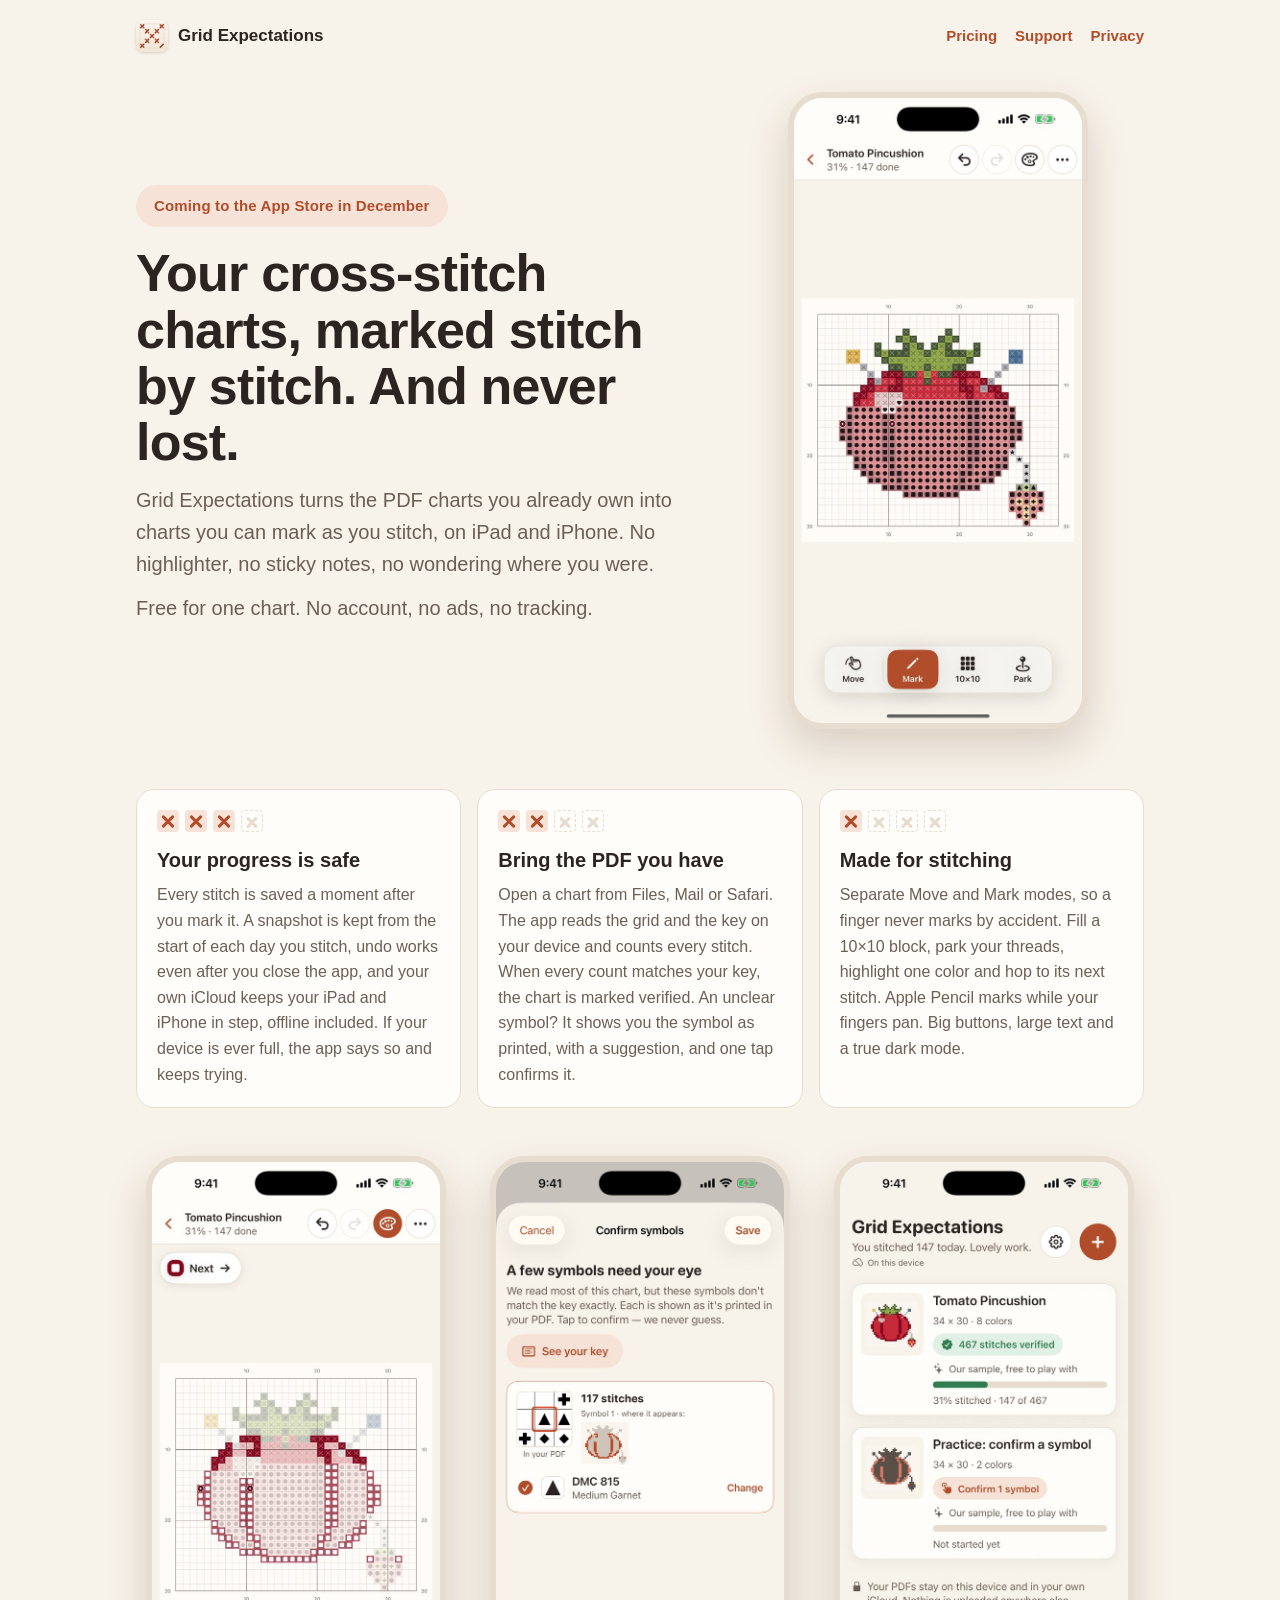
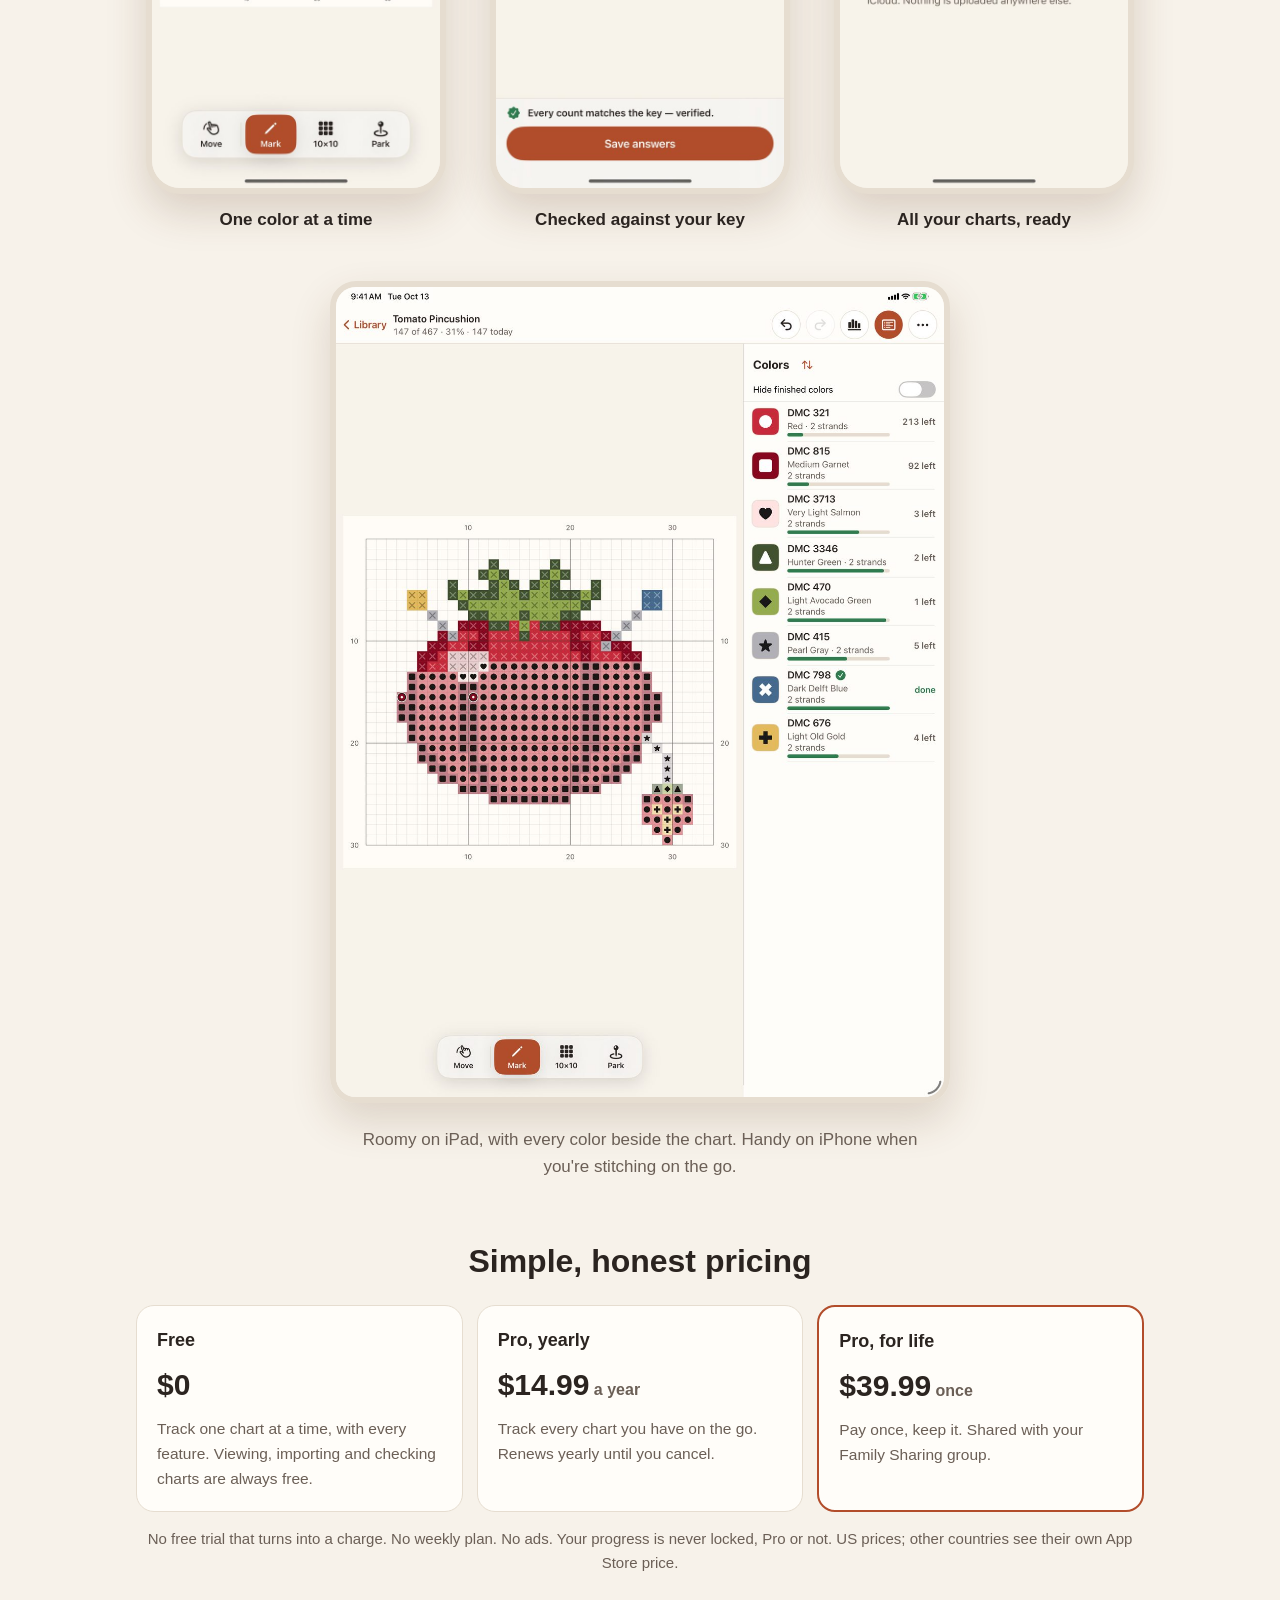
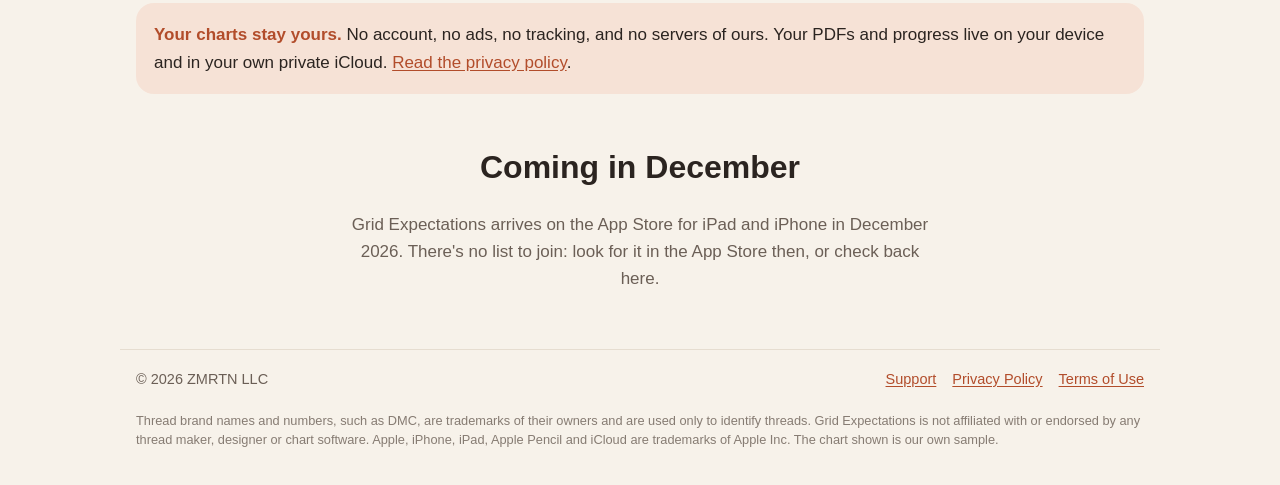
<file: index.html>
<!doctype html>
<html lang="en">
<head>
  <meta charset="utf-8">
  <meta name="viewport" content="width=device-width, initial-scale=1, viewport-fit=cover">
  <title>Grid Expectations: cross-stitch PDFs, never lost</title>
  <meta name="description" content="Mark your cross-stitch PDF charts stitch by stitch on iPad and iPhone. Saved as you go, backed up daily, synced through your own iCloud. Coming to the App Store in December.">
  <meta name="theme-color" content="#f7f2ea" media="(prefers-color-scheme: light)">
  <meta name="theme-color" content="#161412" media="(prefers-color-scheme: dark)">
  <meta property="og:title" content="Grid Expectations">
  <meta property="og:description" content="Mark your cross-stitch PDF charts stitch by stitch on iPad and iPhone, and never lose your place again.">
  <meta property="og:image" content="https://zachmartin88.github.io/gridexpectations/icon-512.png">
  <link rel="icon" href="icon.svg" type="image/svg+xml">
  <link rel="apple-touch-icon" href="apple-touch-icon.png">
  <link rel="stylesheet" href="site.css">
</head>
<body>
<header class="top">
  <a class="brand" href="./"><img src="icon.svg" alt=""> Grid Expectations</a>
  <nav><a href="#pricing">Pricing</a><a href="support.html">Support</a><a href="privacy.html">Privacy</a></nav>
</header>
<main class="landing">
  <section class="hero2">
    <div class="hero-copy">
      <span class="badge">Coming to the App Store in December</span>
      <h1>Your cross-stitch charts, marked stitch by stitch. And never lost.</h1>
      <p>Grid Expectations turns the PDF charts you already own into charts you can mark as you stitch, on iPad and iPhone. No highlighter, no sticky notes, no wondering where you were.</p>
      <p class="small">Free for one chart. No account, no ads, no tracking.</p>
    </div>
    <figure class="hero-shot">
      <img src="img/mark.jpg" width="600" height="1303" alt="The app on iPhone: a tomato pincushion chart, a third of its stitches marked with an X, and the Move, Mark, 10×10 and Park tools along the bottom.">
    </figure>
  </section>

  <section class="benefits" aria-label="Why stitchers like it">
    <article class="benefit">
      <div class="stitch" aria-hidden="true"><i></i><i></i><i></i><i class="todo"></i></div>
      <h2>Your progress is safe</h2>
      <p>Every stitch is saved a moment after you mark it. A snapshot is kept from the start of each day you stitch, undo works even after you close the app, and your own iCloud keeps your iPad and iPhone in step, offline included. If your device is ever full, the app says so and keeps trying.</p>
    </article>
    <article class="benefit">
      <div class="stitch" aria-hidden="true"><i></i><i></i><i class="todo"></i><i class="todo"></i></div>
      <h2>Bring the PDF you have</h2>
      <p>Open a chart from Files, Mail or Safari. The app reads the grid and the key on your device and counts every stitch. When every count matches your key, the chart is marked verified. An unclear symbol? It shows you the symbol as printed, with a suggestion, and one tap confirms it.</p>
    </article>
    <article class="benefit">
      <div class="stitch" aria-hidden="true"><i></i><i class="todo"></i><i class="todo"></i><i class="todo"></i></div>
      <h2>Made for stitching</h2>
      <p>Separate Move and Mark modes, so a finger never marks by accident. Fill a 10×10 block, park your threads, highlight one color and hop to its next stitch. Apple Pencil marks while your fingers pan. Big buttons, large text and a true dark mode.</p>
    </article>
  </section>

  <section class="gallery" aria-label="Screenshots">
    <figure><img src="img/highlight.jpg" width="600" height="1303" loading="lazy" alt="One color highlighted on the chart, with a Next button that jumps to its next stitch still to mark."><figcaption>One color at a time</figcaption></figure>
    <figure><img src="img/verified.jpg" width="600" height="1303" loading="lazy" alt="The confirm step: a symbol from the PDF answered, and a green line saying every count matches the key."><figcaption>Checked against your key</figcaption></figure>
    <figure><img src="img/library.jpg" width="600" height="1303" loading="lazy" alt="The library: the sample chart, verified, 31% stitched, and a line saying you stitched 147 today."><figcaption>All your charts, ready</figcaption></figure>
  </section>

  <section class="ipad" aria-label="On iPad">
    <img src="img/ipad-mark.jpg" width="1200" height="1600" loading="lazy" alt="The app on iPad: the chart on the left, every color and how many stitches are left on the right.">
    <p>Roomy on iPad, with every color beside the chart. Handy on iPhone when you're stitching on the go.</p>
  </section>

  <section id="pricing" class="pricing" aria-label="Pricing">
    <h2>Simple, honest pricing</h2>
    <div class="plans">
      <div class="plan"><h3>Free</h3><p class="price">$0</p><p>Track one chart at a time, with every feature. Viewing, importing and checking charts are always free.</p></div>
      <div class="plan"><h3>Pro, yearly</h3><p class="price">$14.99<span> a year</span></p><p>Track every chart you have on the go. Renews yearly until you cancel.</p></div>
      <div class="plan featured"><h3>Pro, for life</h3><p class="price">$39.99<span> once</span></p><p>Pay once, keep it. Shared with your Family Sharing group.</p></div>
    </div>
    <p class="small center">No free trial that turns into a charge. No weekly plan. No ads. Your progress is never locked, Pro or not. US prices; other countries see their own App Store price.</p>
  </section>

  <p class="promise"><strong>Your charts stay yours.</strong> No account, no ads, no tracking, and no servers of ours. Your PDFs and progress live on your device and in your own private iCloud. <a href="privacy.html">Read the privacy policy</a>.</p>

  <section class="soon">
    <h2>Coming in December</h2>
    <p>Grid Expectations arrives on the App Store for iPad and iPhone in December 2026. There's no list to join: look for it in the App Store then, or check back here.</p>
  </section>
</main>
<footer>
  <span>&copy; 2026 ZMRTN LLC</span>
  <nav><a href="support.html">Support</a><a href="privacy.html">Privacy Policy</a><a href="terms.html">Terms of Use</a></nav>
<p class="legal">Thread brand names and numbers, such as DMC, are trademarks of their owners and are used only to identify threads. Grid Expectations is not affiliated with or endorsed by any thread maker, designer or chart software. Apple, iPhone, iPad, Apple Pencil and iCloud are trademarks of Apple Inc. The chart shown is our own sample.</p>
</footer>
</body>
</html>
</file>
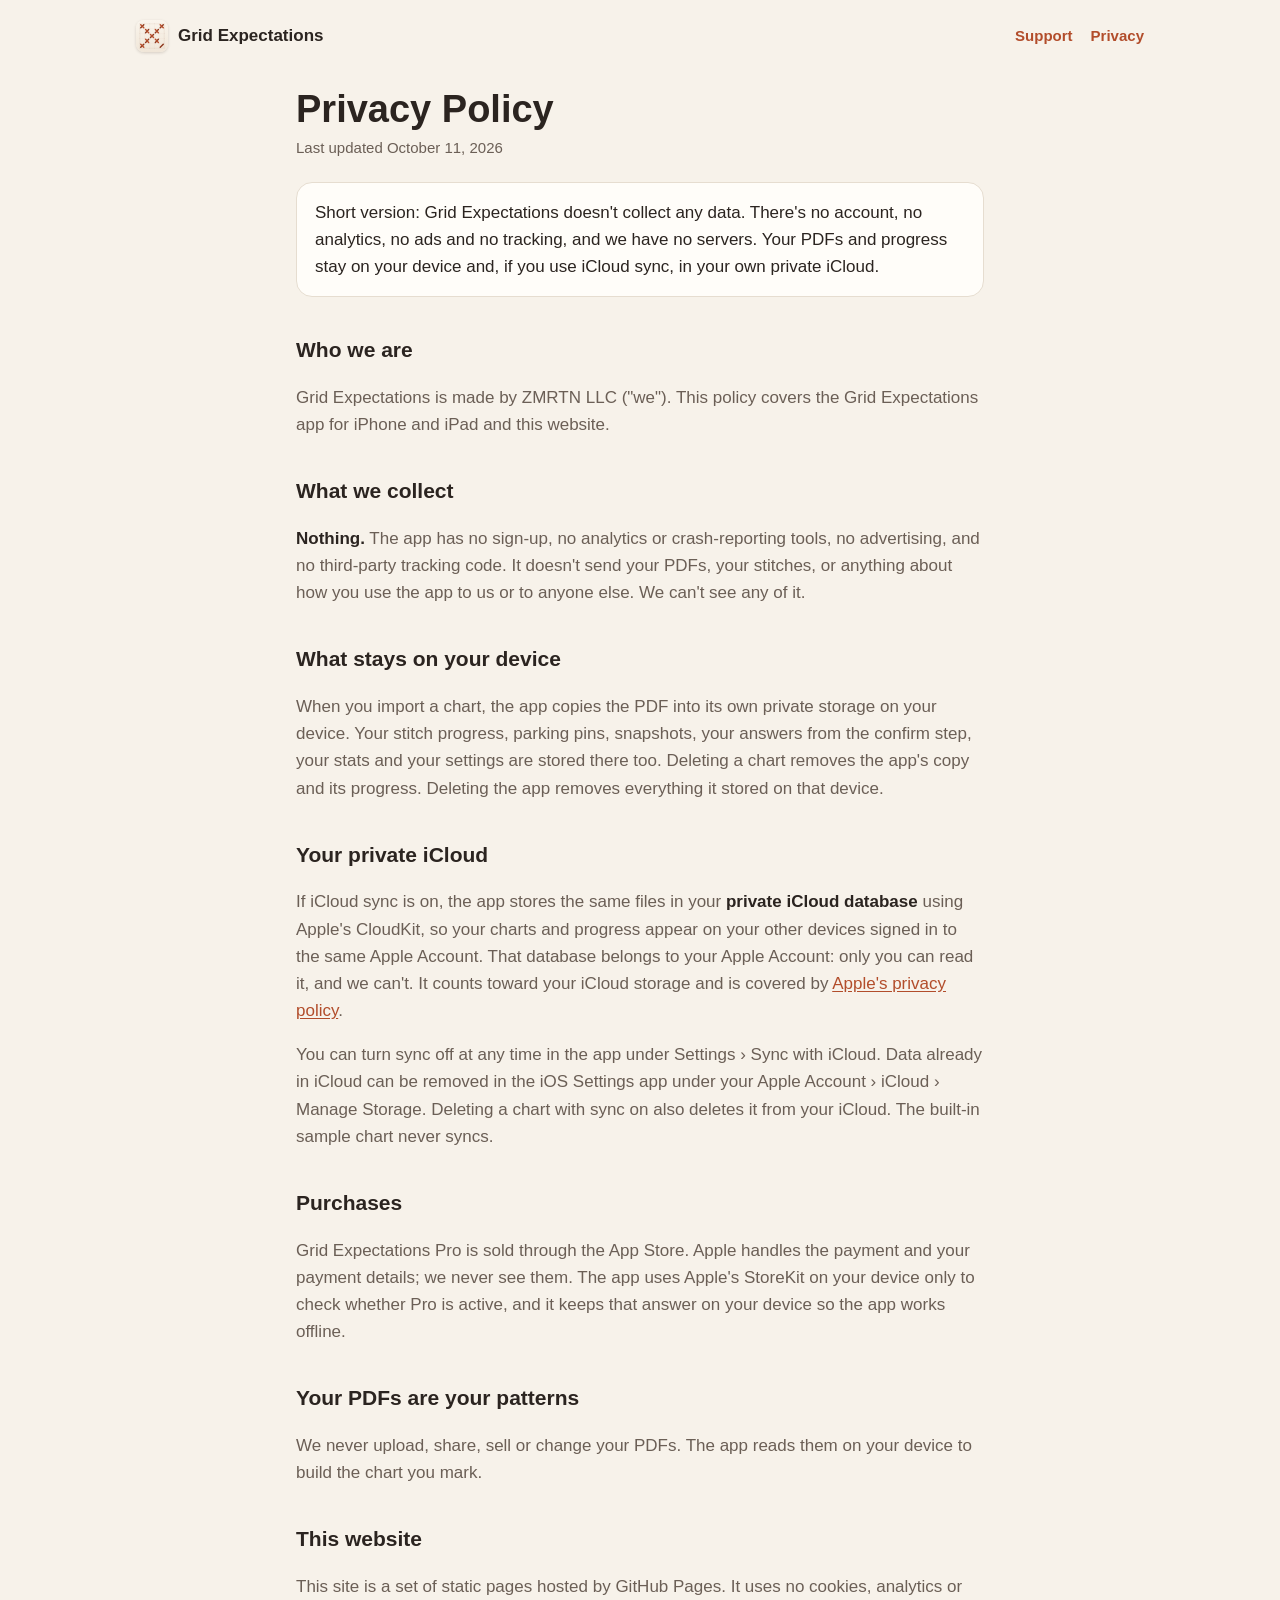
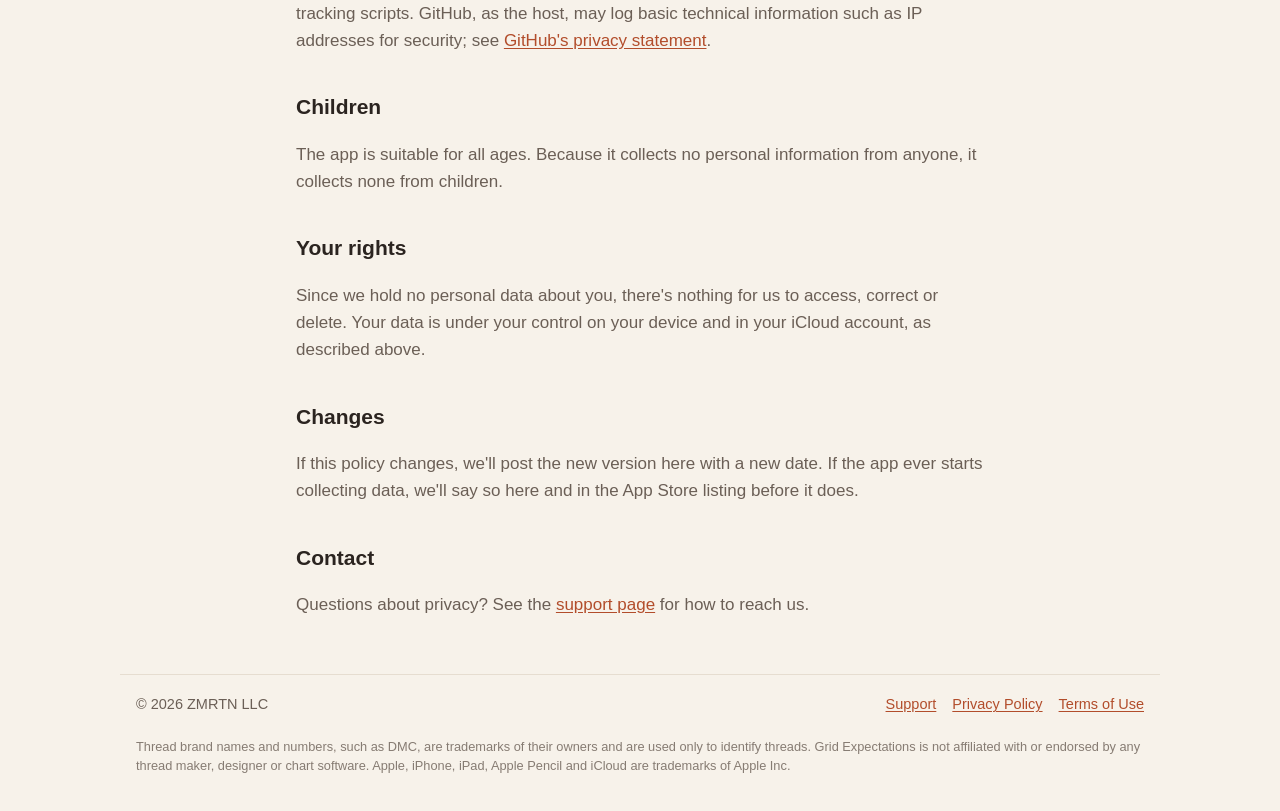
<file: privacy.html>
<!doctype html>
<html lang="en">
<head>
  <meta charset="utf-8">
  <meta name="viewport" content="width=device-width, initial-scale=1, viewport-fit=cover">
  <title>Grid Expectations Privacy</title>
  <meta name="description" content="Grid Expectations collects no data. Your PDFs and progress stay on your device and in your own private iCloud.">
  <link rel="icon" href="icon.svg" type="image/svg+xml">
  <link rel="apple-touch-icon" href="apple-touch-icon.png">
  <link rel="stylesheet" href="site.css">
</head>
<body>
<header class="top">
  <a class="brand" href="./"><img src="icon.svg" alt=""> Grid Expectations</a>
  <nav><a href="support.html">Support</a><a href="privacy.html" aria-current="page">Privacy</a></nav>
</header>
<main class="doc">
  <h1>Privacy Policy</h1>
  <p class="date">Last updated October 11, 2026</p>

  <p class="lead">Short version: Grid Expectations doesn't collect any data. There's no account, no analytics, no ads and no tracking, and we have no servers. Your PDFs and progress stay on your device and, if you use iCloud sync, in your own private iCloud.</p>

  <h2>Who we are</h2>
  <p>Grid Expectations is made by ZMRTN LLC ("we"). This policy covers the Grid Expectations app for iPhone and iPad and this website.</p>

  <h2>What we collect</h2>
  <p><b>Nothing.</b> The app has no sign-up, no analytics or crash-reporting tools, no advertising, and no third-party tracking code. It doesn't send your PDFs, your stitches, or anything about how you use the app to us or to anyone else. We can't see any of it.</p>

  <h2>What stays on your device</h2>
  <p>When you import a chart, the app copies the PDF into its own private storage on your device. Your stitch progress, parking pins, snapshots, your answers from the confirm step, your stats and your settings are stored there too. Deleting a chart removes the app's copy and its progress. Deleting the app removes everything it stored on that device.</p>

  <h2>Your private iCloud</h2>
  <p>If iCloud sync is on, the app stores the same files in your <b>private iCloud database</b> using Apple's CloudKit, so your charts and progress appear on your other devices signed in to the same Apple Account. That database belongs to your Apple Account: only you can read it, and we can't. It counts toward your iCloud storage and is covered by <a href="https://www.apple.com/legal/privacy/">Apple's privacy policy</a>.</p>
  <p>You can turn sync off at any time in the app under Settings &rsaquo; Sync with iCloud. Data already in iCloud can be removed in the iOS Settings app under your Apple Account &rsaquo; iCloud &rsaquo; Manage Storage. Deleting a chart with sync on also deletes it from your iCloud. The built-in sample chart never syncs.</p>

  <h2>Purchases</h2>
  <p>Grid Expectations Pro is sold through the App Store. Apple handles the payment and your payment details; we never see them. The app uses Apple's StoreKit on your device only to check whether Pro is active, and it keeps that answer on your device so the app works offline.</p>

  <h2>Your PDFs are your patterns</h2>
  <p>We never upload, share, sell or change your PDFs. The app reads them on your device to build the chart you mark.</p>

  <h2>This website</h2>
  <p>This site is a set of static pages hosted by GitHub Pages. It uses no cookies, analytics or tracking scripts. GitHub, as the host, may log basic technical information such as IP addresses for security; see <a href="https://docs.github.com/en/site-policy/privacy-policies/github-general-privacy-statement">GitHub's privacy statement</a>.</p>

  <h2>Children</h2>
  <p>The app is suitable for all ages. Because it collects no personal information from anyone, it collects none from children.</p>

  <h2>Your rights</h2>
  <p>Since we hold no personal data about you, there's nothing for us to access, correct or delete. Your data is under your control on your device and in your iCloud account, as described above.</p>

  <h2>Changes</h2>
  <p>If this policy changes, we'll post the new version here with a new date. If the app ever starts collecting data, we'll say so here and in the App Store listing before it does.</p>

  <h2>Contact</h2>
  <p>Questions about privacy? See the <a href="support.html#contact">support page</a> for how to reach us.</p>
</main>
<footer>
  <span>&copy; 2026 ZMRTN LLC</span>
  <nav><a href="support.html">Support</a><a href="privacy.html">Privacy Policy</a><a href="terms.html">Terms of Use</a></nav>
<p class="legal">Thread brand names and numbers, such as DMC, are trademarks of their owners and are used only to identify threads. Grid Expectations is not affiliated with or endorsed by any thread maker, designer or chart software. Apple, iPhone, iPad, Apple Pencil and iCloud are trademarks of Apple Inc.</p>
</footer>
</body>
</html>
</file>
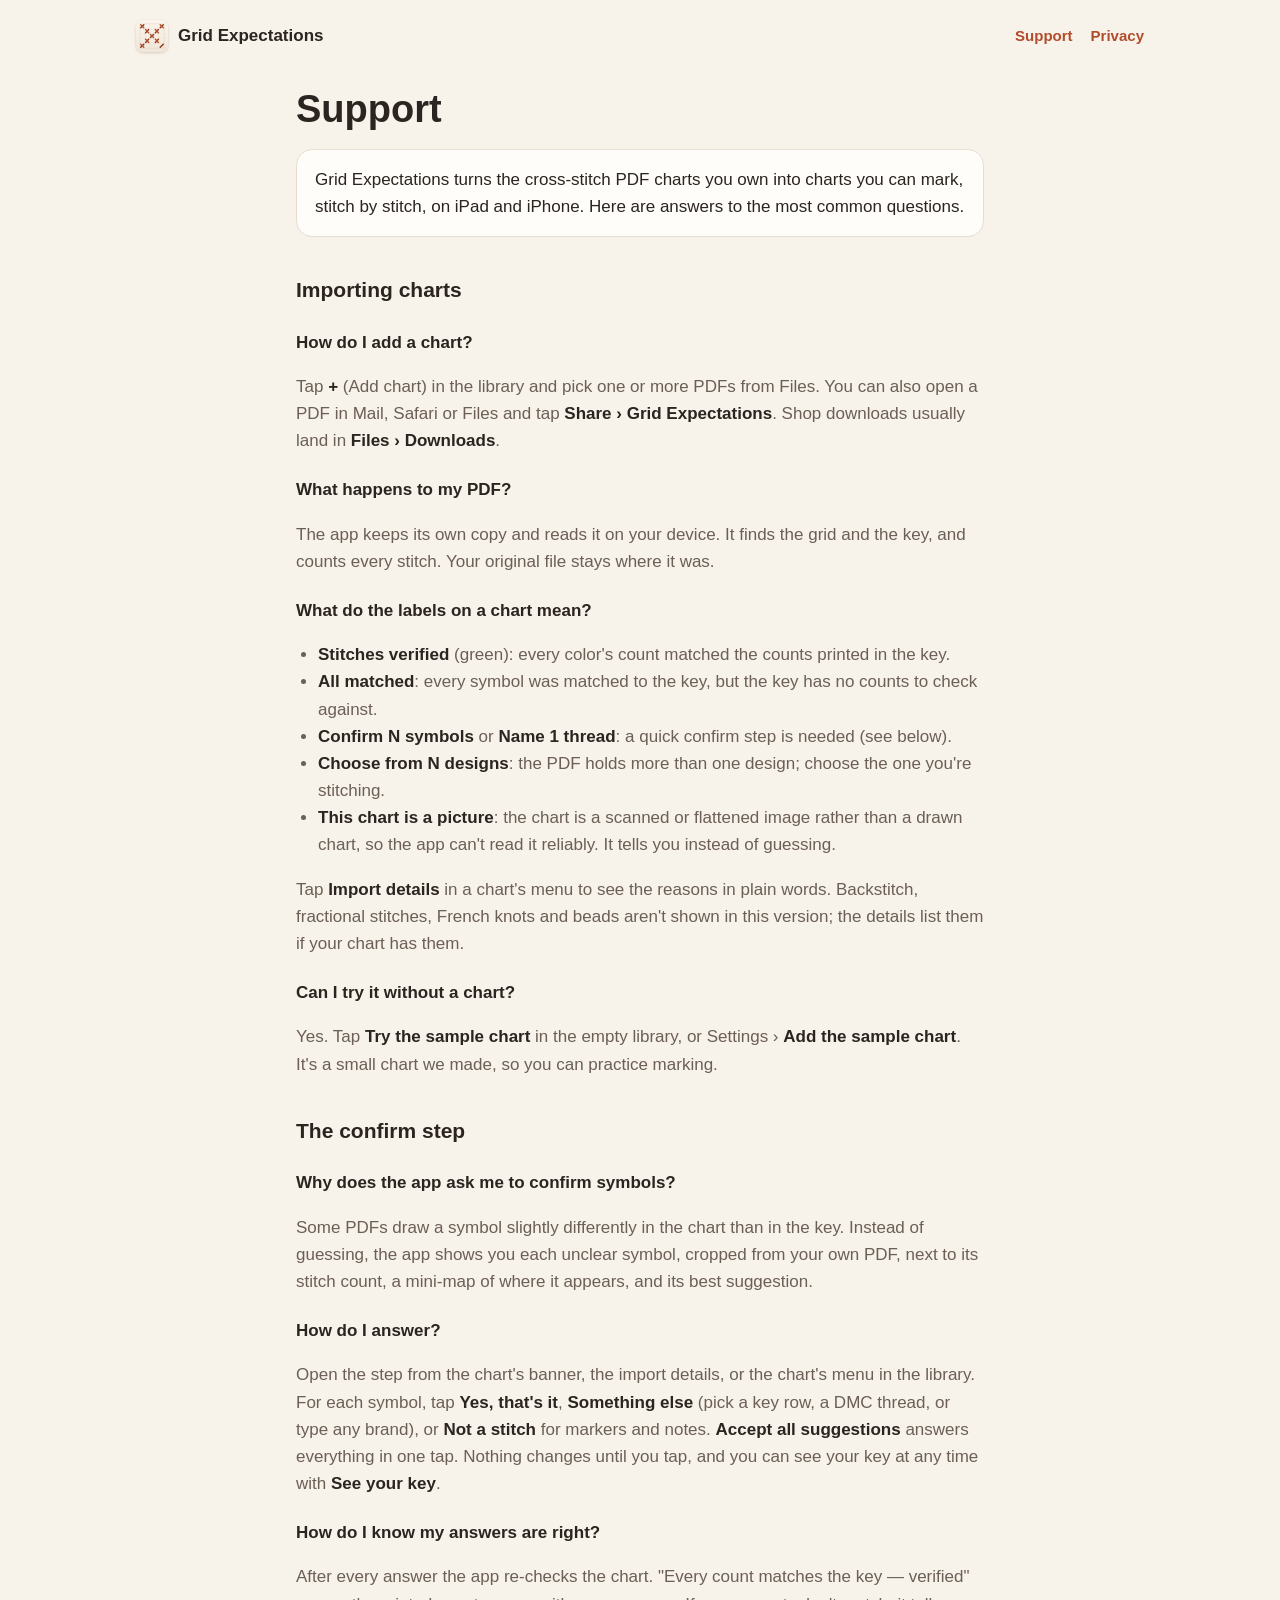
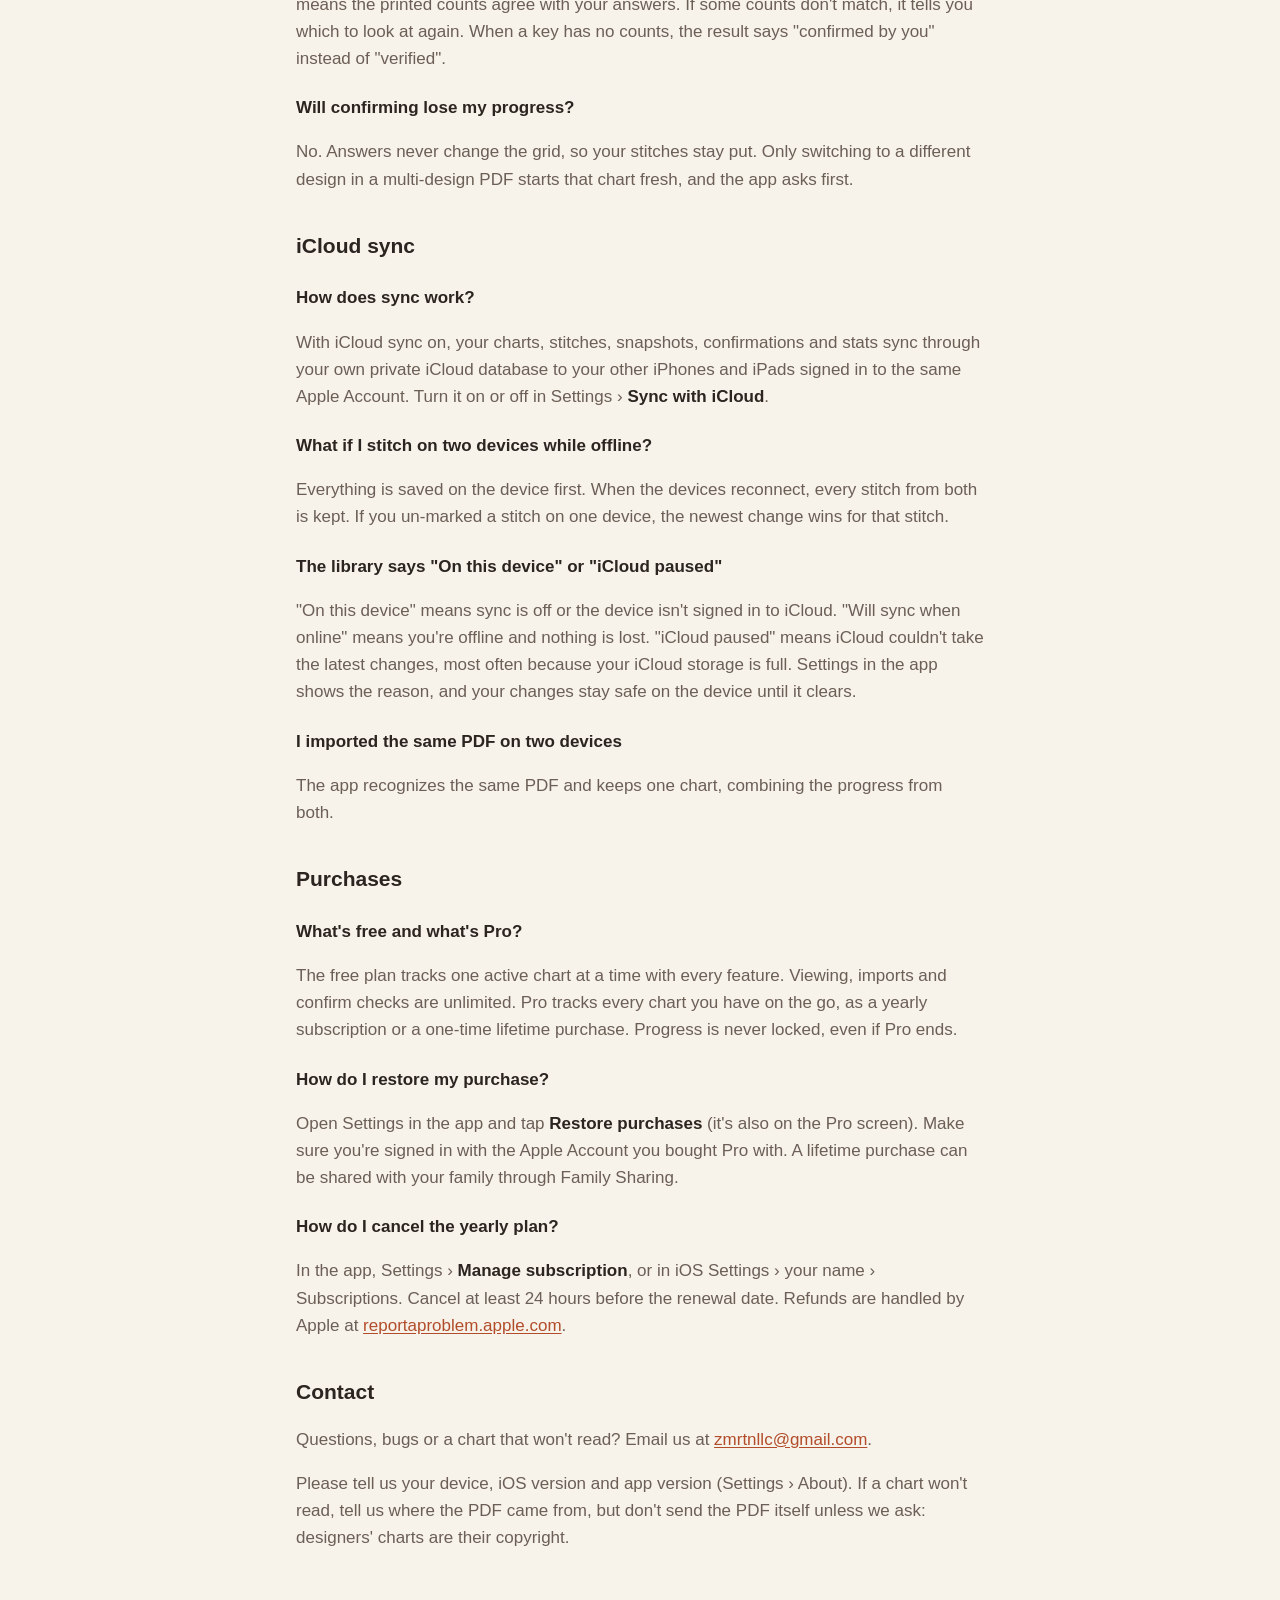
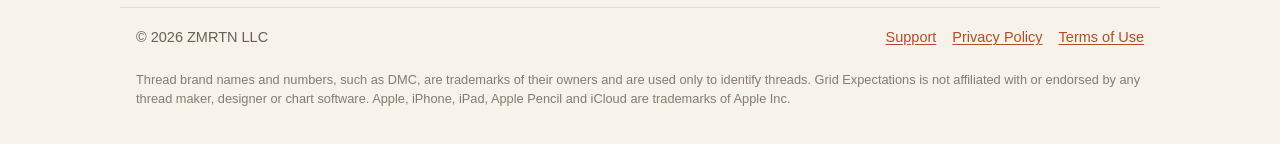
<file: support.html>
<!doctype html>
<html lang="en">
<head>
  <meta charset="utf-8">
  <meta name="viewport" content="width=device-width, initial-scale=1, viewport-fit=cover">
  <title>Grid Expectations Support</title>
  <meta name="description" content="Help with Grid Expectations: importing charts, the confirm step, iCloud sync, restoring purchases and contact.">
  <link rel="icon" href="icon.svg" type="image/svg+xml">
  <link rel="apple-touch-icon" href="apple-touch-icon.png">
  <link rel="stylesheet" href="site.css">
</head>
<body>
<header class="top">
  <a class="brand" href="./"><img src="icon.svg" alt=""> Grid Expectations</a>
  <nav><a href="support.html" aria-current="page">Support</a><a href="privacy.html">Privacy</a></nav>
</header>
<main class="doc">
  <h1>Support</h1>
  <p class="lead">Grid Expectations turns the cross-stitch PDF charts you own into charts you can mark, stitch by stitch, on iPad and iPhone. Here are answers to the most common questions.</p>

  <h2>Importing charts</h2>
  <h3>How do I add a chart?</h3>
  <p>Tap <b>+</b> (Add chart) in the library and pick one or more PDFs from Files. You can also open a PDF in Mail, Safari or Files and tap <b>Share &rsaquo; Grid Expectations</b>. Shop downloads usually land in <b>Files &rsaquo; Downloads</b>.</p>
  <h3>What happens to my PDF?</h3>
  <p>The app keeps its own copy and reads it on your device. It finds the grid and the key, and counts every stitch. Your original file stays where it was.</p>
  <h3>What do the labels on a chart mean?</h3>
  <ul>
    <li><b>Stitches verified</b> (green): every color's count matched the counts printed in the key.</li>
    <li><b>All matched</b>: every symbol was matched to the key, but the key has no counts to check against.</li>
    <li><b>Confirm N symbols</b> or <b>Name 1 thread</b>: a quick confirm step is needed (see below).</li>
    <li><b>Choose from N designs</b>: the PDF holds more than one design; choose the one you're stitching.</li>
    <li><b>This chart is a picture</b>: the chart is a scanned or flattened image rather than a drawn chart, so the app can't read it reliably. It tells you instead of guessing.</li>
  </ul>
  <p>Tap <b>Import details</b> in a chart's menu to see the reasons in plain words. Backstitch, fractional stitches, French knots and beads aren't shown in this version; the details list them if your chart has them.</p>
  <h3>Can I try it without a chart?</h3>
  <p>Yes. Tap <b>Try the sample chart</b> in the empty library, or Settings &rsaquo; <b>Add the sample chart</b>. It's a small chart we made, so you can practice marking.</p>

  <h2>The confirm step</h2>
  <h3>Why does the app ask me to confirm symbols?</h3>
  <p>Some PDFs draw a symbol slightly differently in the chart than in the key. Instead of guessing, the app shows you each unclear symbol, cropped from your own PDF, next to its stitch count, a mini-map of where it appears, and its best suggestion.</p>
  <h3>How do I answer?</h3>
  <p>Open the step from the chart's banner, the import details, or the chart's menu in the library. For each symbol, tap <b>Yes, that's it</b>, <b>Something else</b> (pick a key row, a DMC thread, or type any brand), or <b>Not a stitch</b> for markers and notes. <b>Accept all suggestions</b> answers everything in one tap. Nothing changes until you tap, and you can see your key at any time with <b>See your key</b>.</p>
  <h3>How do I know my answers are right?</h3>
  <p>After every answer the app re-checks the chart. "Every count matches the key &mdash; verified" means the printed counts agree with your answers. If some counts don't match, it tells you which to look at again. When a key has no counts, the result says "confirmed by you" instead of "verified".</p>
  <h3>Will confirming lose my progress?</h3>
  <p>No. Answers never change the grid, so your stitches stay put. Only switching to a different design in a multi-design PDF starts that chart fresh, and the app asks first.</p>

  <h2>iCloud sync</h2>
  <h3>How does sync work?</h3>
  <p>With iCloud sync on, your charts, stitches, snapshots, confirmations and stats sync through your own private iCloud database to your other iPhones and iPads signed in to the same Apple Account. Turn it on or off in Settings &rsaquo; <b>Sync with iCloud</b>.</p>
  <h3>What if I stitch on two devices while offline?</h3>
  <p>Everything is saved on the device first. When the devices reconnect, every stitch from both is kept. If you un-marked a stitch on one device, the newest change wins for that stitch.</p>
  <h3>The library says "On this device" or "iCloud paused"</h3>
  <p>"On this device" means sync is off or the device isn't signed in to iCloud. "Will sync when online" means you're offline and nothing is lost. "iCloud paused" means iCloud couldn't take the latest changes, most often because your iCloud storage is full. Settings in the app shows the reason, and your changes stay safe on the device until it clears.</p>
  <h3>I imported the same PDF on two devices</h3>
  <p>The app recognizes the same PDF and keeps one chart, combining the progress from both.</p>

  <h2>Purchases</h2>
  <h3>What's free and what's Pro?</h3>
  <p>The free plan tracks one active chart at a time with every feature. Viewing, imports and confirm checks are unlimited. Pro tracks every chart you have on the go, as a yearly subscription or a one-time lifetime purchase. Progress is never locked, even if Pro ends.</p>
  <h3>How do I restore my purchase?</h3>
  <p>Open Settings in the app and tap <b>Restore purchases</b> (it's also on the Pro screen). Make sure you're signed in with the Apple Account you bought Pro with. A lifetime purchase can be shared with your family through Family Sharing.</p>
  <h3>How do I cancel the yearly plan?</h3>
  <p>In the app, Settings &rsaquo; <b>Manage subscription</b>, or in iOS Settings &rsaquo; your name &rsaquo; Subscriptions. Cancel at least 24 hours before the renewal date. Refunds are handled by Apple at <a href="https://reportaproblem.apple.com">reportaproblem.apple.com</a>.</p>

  <h2 id="contact">Contact</h2>
  <p>Questions, bugs or a chart that won't read? Email us at <a href="mailto:zmrtnllc@gmail.com">zmrtnllc@gmail.com</a>.</p>
  <p>Please tell us your device, iOS version and app version (Settings &rsaquo; About). If a chart won't read, tell us where the PDF came from, but don't send the PDF itself unless we ask: designers' charts are their copyright.</p>
</main>
<footer>
  <span>&copy; 2026 ZMRTN LLC</span>
  <nav><a href="support.html">Support</a><a href="privacy.html">Privacy Policy</a><a href="terms.html">Terms of Use</a></nav>
<p class="legal">Thread brand names and numbers, such as DMC, are trademarks of their owners and are used only to identify threads. Grid Expectations is not affiliated with or endorsed by any thread maker, designer or chart software. Apple, iPhone, iPad, Apple Pencil and iCloud are trademarks of Apple Inc.</p>
</footer>
</body>
</html>
</file>
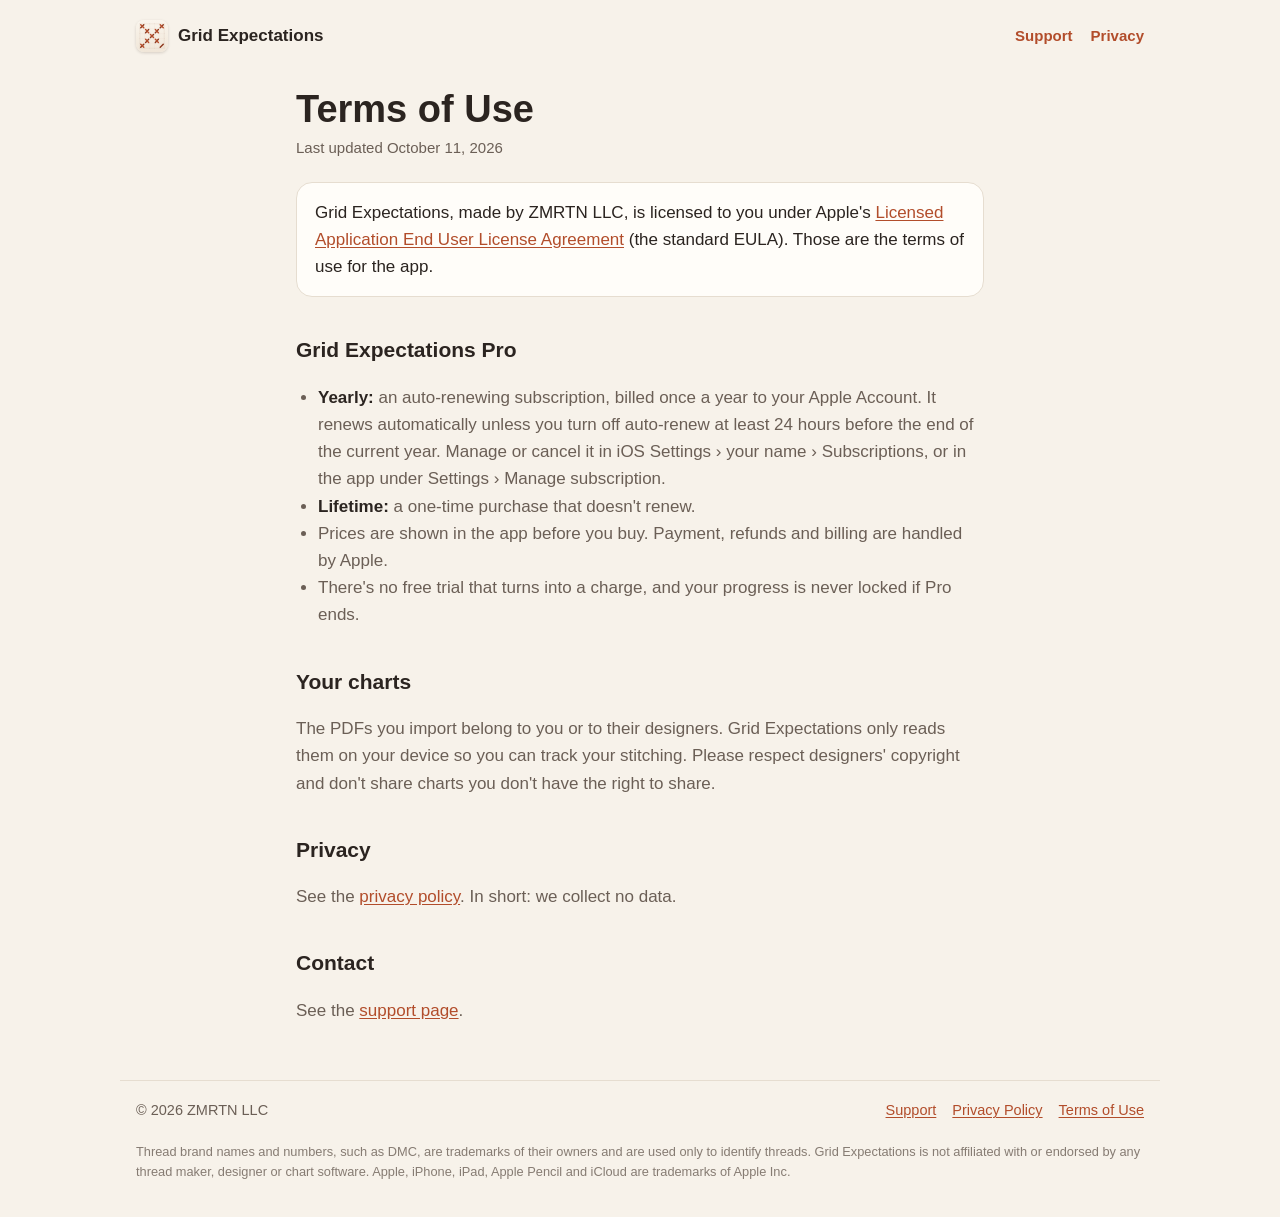
<file: terms.html>
<!doctype html>
<html lang="en">
<head>
  <meta charset="utf-8">
  <meta name="viewport" content="width=device-width, initial-scale=1, viewport-fit=cover">
  <title>Grid Expectations Terms</title>
  <meta name="description" content="Terms of use for Grid Expectations and its Pro subscription.">
  <link rel="icon" href="icon.svg" type="image/svg+xml">
  <link rel="apple-touch-icon" href="apple-touch-icon.png">
  <link rel="stylesheet" href="site.css">
</head>
<body>
<header class="top">
  <a class="brand" href="./"><img src="icon.svg" alt=""> Grid Expectations</a>
  <nav><a href="support.html">Support</a><a href="privacy.html">Privacy</a></nav>
</header>
<main class="doc">
  <h1>Terms of Use</h1>
  <p class="date">Last updated October 11, 2026</p>

  <p class="lead">Grid Expectations, made by ZMRTN LLC, is licensed to you under Apple's <a href="https://www.apple.com/legal/internet-services/itunes/dev/stdeula/">Licensed Application End User License Agreement</a> (the standard EULA). Those are the terms of use for the app.</p>

  <h2>Grid Expectations Pro</h2>
  <ul>
    <li><b>Yearly:</b> an auto-renewing subscription, billed once a year to your Apple Account. It renews automatically unless you turn off auto-renew at least 24 hours before the end of the current year. Manage or cancel it in iOS Settings &rsaquo; your name &rsaquo; Subscriptions, or in the app under Settings &rsaquo; Manage subscription.</li>
    <li><b>Lifetime:</b> a one-time purchase that doesn't renew.</li>
    <li>Prices are shown in the app before you buy. Payment, refunds and billing are handled by Apple.</li>
    <li>There's no free trial that turns into a charge, and your progress is never locked if Pro ends.</li>
  </ul>

  <h2>Your charts</h2>
  <p>The PDFs you import belong to you or to their designers. Grid Expectations only reads them on your device so you can track your stitching. Please respect designers' copyright and don't share charts you don't have the right to share.</p>

  <h2>Privacy</h2>
  <p>See the <a href="privacy.html">privacy policy</a>. In short: we collect no data.</p>

  <h2>Contact</h2>
  <p>See the <a href="support.html#contact">support page</a>.</p>
</main>
<footer>
  <span>&copy; 2026 ZMRTN LLC</span>
  <nav><a href="support.html">Support</a><a href="privacy.html">Privacy Policy</a><a href="terms.html">Terms of Use</a></nav>
<p class="legal">Thread brand names and numbers, such as DMC, are trademarks of their owners and are used only to identify threads. Grid Expectations is not affiliated with or endorsed by any thread maker, designer or chart software. Apple, iPhone, iPad, Apple Pencil and iCloud are trademarks of Apple Inc.</p>
</footer>
</body>
</html>
</file>
<file: site.css>
/* Grid Expectations website. Same warm cream + terracotta look as the app; system sans-serif only. */
:root {
  --bg: #f7f2ea; --surface: #fffdf9; --line: #e6ddd0;
  --ink: #2b2420; --ink-soft: #6b5f56;
  --accent: #b24d2b; --accent-soft: #f6e2d6; --on-accent: #ffffff;
  color-scheme: light dark;
}
@media (prefers-color-scheme: dark) {
  :root {
    --bg: #161412; --surface: #221f1c; --line: #3a3530;
    --ink: #f4eee6; --ink-soft: #b9aea3;
    --accent: #e58a62; --accent-soft: #3d2a22; --on-accent: #1a1310;
  }
}
* { box-sizing: border-box; }
html { -webkit-text-size-adjust: 100%; }
body {
  margin: 0; background: var(--bg); color: var(--ink);
  font: 17px/1.6 -apple-system, BlinkMacSystemFont, "Segoe UI", Roboto, "Helvetica Neue", Arial, sans-serif;
}
h1, h2, h3, .brand { font-family: ui-rounded, -apple-system, BlinkMacSystemFont, "Segoe UI", Roboto, sans-serif; }
a { color: var(--accent); text-underline-offset: 2px; }
main, .wrap { max-width: 720px; margin: 0 auto; padding: 0 16px; }

/* Top bar */
.top { max-width: 720px; margin: 0 auto; padding: max(20px, env(safe-area-inset-top)) 16px 0; display: flex; align-items: center; justify-content: space-between; gap: 12px; flex-wrap: wrap; }
.brand { display: inline-flex; align-items: center; gap: 10px; color: var(--ink); font-weight: 700; font-size: 17px; text-decoration: none; }
.brand img { width: 32px; height: 32px; border-radius: 8px; box-shadow: 0 1px 3px rgba(60, 40, 20, .18); }
.top nav { display: flex; gap: 18px; font-size: 15px; font-weight: 600; }
.top nav a { text-decoration: none; }
.top nav a:hover { text-decoration: underline; }

/* Landing */
.hero { text-align: center; padding: 56px 0 24px; }
.hero img { width: 112px; height: 112px; border-radius: 25px; box-shadow: 0 6px 24px rgba(90, 50, 20, .18); }
.hero h1 { font-size: clamp(34px, 7vw, 48px); line-height: 1.1; margin: 22px 0 10px; letter-spacing: -.01em; }
.hero p { font-size: clamp(18px, 3.4vw, 21px); color: var(--ink-soft); margin: 0 auto; max-width: 30em; }
.badge { display: inline-block; margin-top: 26px; padding: 9px 18px; border-radius: 999px; background: var(--accent-soft); color: var(--accent); font-weight: 700; font-size: 15px; letter-spacing: .01em; }
.features { display: grid; grid-template-columns: repeat(2, minmax(0, 1fr)); gap: 14px; margin: 36px 0 12px; }
.card { background: var(--surface); border: 1px solid var(--line); border-radius: 18px; padding: 18px 18px 16px; }
.card h3 { margin: 0 0 4px; font-size: 18px; }
.card p { margin: 0; color: var(--ink-soft); font-size: 15.5px; }
.card .mark { display: inline-grid; place-items: center; width: 34px; height: 34px; border-radius: 10px; background: var(--accent-soft); color: var(--accent); font-weight: 800; margin-bottom: 10px; }
@media (max-width: 560px) { .features { grid-template-columns: 1fr; } }
.promise { margin: 28px 0 0; padding: 18px; border-radius: 18px; background: var(--accent-soft); color: var(--ink); }
.promise strong { color: var(--accent); }

/* Documents */
.doc h1 { font-size: clamp(30px, 6vw, 38px); line-height: 1.15; margin: 36px 0 4px; }
.doc h2 { font-size: 21px; margin: 36px 0 6px; }
.doc h3 { font-size: 17px; margin: 22px 0 2px; }
.doc p, .doc li { color: var(--ink-soft); }
.doc b, .doc strong { color: var(--ink); }
.date { color: var(--ink-soft); font-size: 15px; margin: 0 0 22px; }
.lead { background: var(--surface); border: 1px solid var(--line); border-radius: 16px; padding: 16px 18px; color: var(--ink) !important; }
.doc ul { padding-left: 22px; }
.placeholder { background: var(--accent-soft); color: var(--accent); border: 1px dashed var(--accent); border-radius: 6px; padding: 1px 6px; font-weight: 600; overflow-wrap: anywhere; }

footer { max-width: 720px; margin: 56px auto 0; padding: 18px 16px max(36px, env(safe-area-inset-bottom)); border-top: 1px solid var(--line); color: var(--ink-soft); font-size: 14.5px; display: flex; flex-wrap: wrap; gap: 8px 18px; justify-content: space-between; }
footer nav { display: flex; gap: 16px; flex-wrap: wrap; }

footer .legal { flex-basis: 100%; margin: 12px 0 0; font-size: 0.8rem; line-height: 1.5; opacity: 0.8; }

/* Landing page (Oct 13): hero with a device shot, three benefits, screenshots, pricing */
.landing { max-width: 1040px; }
.top { max-width: 1040px; }
footer { max-width: 1040px; }
.small { font-size: 15px; color: var(--ink-soft); }
.center { text-align: center; }
.hero2 { display: grid; grid-template-columns: 1.15fr .85fr; gap: 40px; align-items: center; padding: 40px 0 16px; }
.hero2 h1 { font-size: clamp(34px, 5.4vw, 52px); line-height: 1.08; margin: 18px 0 14px; letter-spacing: -.015em; }
.hero2 p { font-size: clamp(18px, 2.4vw, 20px); color: var(--ink-soft); margin: 0 0 12px; max-width: 32em; }
.hero2 .badge { margin-top: 0; }
.hero-shot { margin: 0; justify-self: center; }
.hero-shot img, .gallery img { width: 100%; max-width: 300px; height: auto; display: block; border-radius: 34px; border: 6px solid var(--line); box-shadow: 0 18px 40px rgba(90, 50, 20, .18); background: var(--surface); }
.benefits { display: grid; grid-template-columns: repeat(3, minmax(0, 1fr)); gap: 16px; margin: 44px 0 8px; }
.benefit { background: var(--surface); border: 1px solid var(--line); border-radius: 18px; padding: 20px; }
.benefit h2 { font-size: 20px; margin: 12px 0 6px; }
.benefit p { margin: 0; color: var(--ink-soft); font-size: 16px; }
.stitch { display: flex; gap: 6px; }
.stitch i { width: 22px; height: 22px; border-radius: 4px; position: relative; background: var(--accent-soft); }
.stitch i::before, .stitch i::after { content: ""; position: absolute; left: 3px; right: 3px; top: 10px; height: 3px; border-radius: 2px; background: var(--accent); transform: rotate(45deg); }
.stitch i::after { transform: rotate(-45deg); }
.stitch i.todo { background: transparent; border: 1px dashed var(--line); }
.stitch i.todo::before, .stitch i.todo::after { background: var(--line); }
.gallery { display: grid; grid-template-columns: repeat(3, minmax(0, 1fr)); gap: 24px; margin: 48px 0 8px; justify-items: center; }
.gallery figure { margin: 0; text-align: center; }
.gallery figcaption { margin-top: 12px; font-weight: 700; font-family: ui-rounded, -apple-system, sans-serif; }
.ipad { margin: 48px 0 0; text-align: center; }
.ipad img { width: 100%; max-width: 620px; height: auto; border-radius: 26px; border: 6px solid var(--line); box-shadow: 0 18px 40px rgba(90, 50, 20, .16); }
.ipad p { color: var(--ink-soft); margin: 14px auto 0; max-width: 34em; }
.pricing { margin: 56px 0 0; }
.pricing h2, .soon h2 { text-align: center; font-size: clamp(26px, 4vw, 32px); margin: 0 0 18px; }
.plans { display: grid; grid-template-columns: repeat(3, minmax(0, 1fr)); gap: 14px; }
.plan { background: var(--surface); border: 1px solid var(--line); border-radius: 18px; padding: 20px; }
.plan h3 { margin: 0; font-size: 18px; }
.plan .price { font-size: 30px; font-weight: 800; color: var(--ink); margin: 6px 0 8px; font-family: ui-rounded, -apple-system, sans-serif; }
.plan .price span { font-size: 16px; font-weight: 600; color: var(--ink-soft); }
.plan p { margin: 0; color: var(--ink-soft); font-size: 15.5px; }
.plan .price + p { margin-top: 0; }
.plan.featured { border: 2px solid var(--accent); }
.soon { margin: 48px 0 0; text-align: center; }
.soon p { color: var(--ink-soft); max-width: 34em; margin: 0 auto; }
@media (max-width: 820px) {
  .hero2 { grid-template-columns: 1fr; gap: 28px; padding-top: 28px; }
  .benefits, .plans { grid-template-columns: 1fr; }
  .gallery { grid-template-columns: 1fr; }
  .gallery img { max-width: 260px; }
}
</file>
